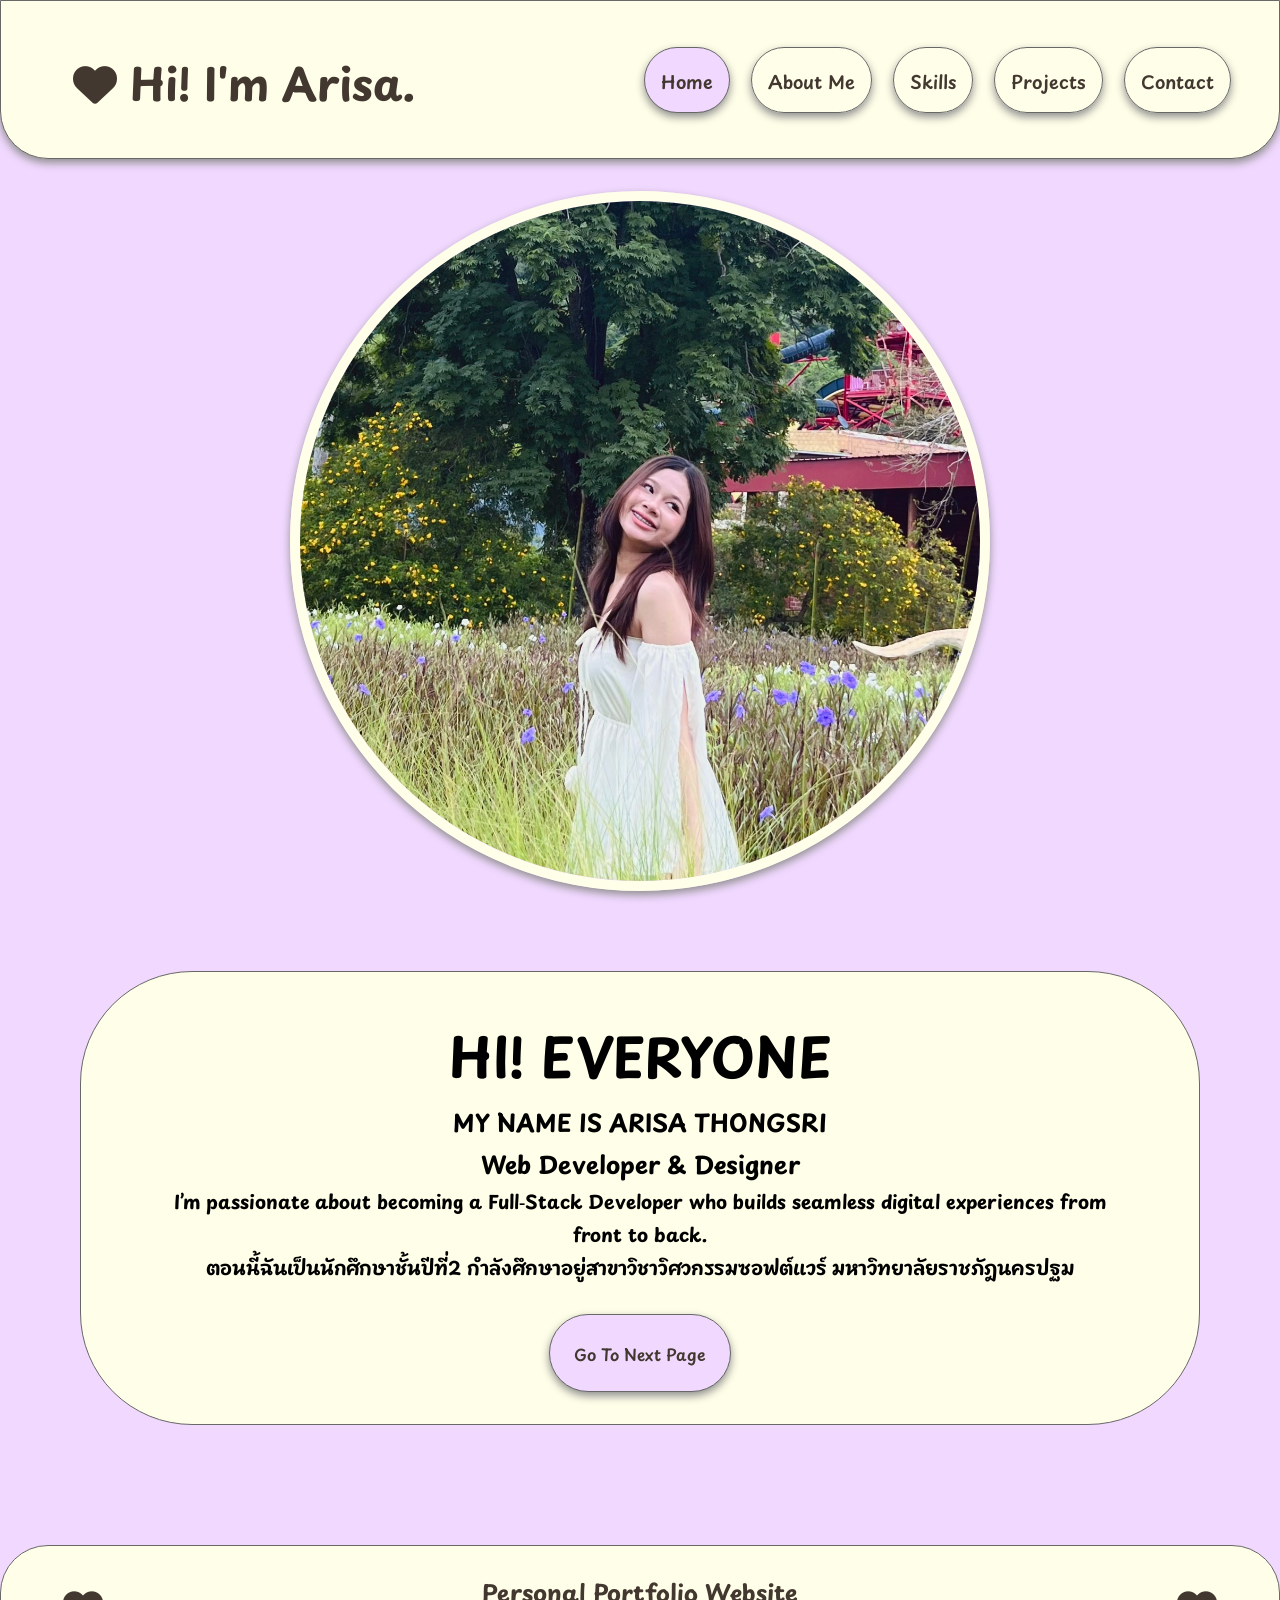
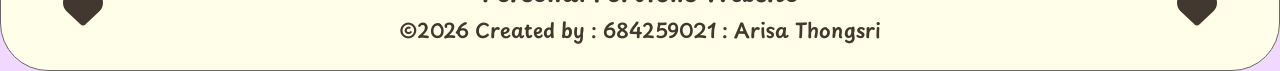
<file: index.html>
<!DOCTYPE html>
<html lang="en">

<head>
    <meta charset="UTF-8">
    <meta name="viewport" content="width=device-width, initial-scale=1.0">
    <title>Personal Portfolio Website</title>
    <!-- Font Awesome Icons -->
    <link rel="stylesheet" href="https://cdnjs.cloudflare.com/ajax/libs/font-awesome/6.7.2/css/all.min.css">
    <!-- external css -->
    <link rel="stylesheet" href="css/index.css">
    <link rel="stylesheet" href="css/style.css">
    <!-- Google font -->
    <link rel="preconnect" href="https://fonts.googleapis.com">
    <link rel="preconnect" href="https://fonts.gstatic.com" crossorigin>
    <link href="https://fonts.googleapis.com/css2?family=Playpen+Sans+Thai:wght@600&display=swap" rel="stylesheet">
</head>

<body>
    <!--=============Header Section============== -->
    <header class="header">
        <div class="header-content">
            <div class="header-logo">
                <h1><i class="fa-solid fa-heart"></i> Hi! I'm Arisa.</h1>
            </div>

            <div class="nav">
                <a href="index.html" class="select-page">Home</a>
                <a href="about_me.html">About Me</a>
                <a href="skills.html">Skills</a>
                <a href="project.html">Projects</a>
                <a href="contact.html">Contact</a>
            </div>
        </div>
    </header>

    <!-- =================Main Section================== -->
    <main class="container">
        <div class="home-page">
            <section class="profile-img">
                <img src="image/me-img.jpg" alt="My picture">
            </section>
            <section class="profile-text">
                <div class="title-text">
                    <h1>HI! EVERYONE</h1>
                </div>
                <div class="present-text">
                    <h2>MY NAME IS ARISA THONGSRI</h2>
                    <h2>Web Developer & Designer</h2>
                    <h3>I’m passionate about becoming a Full‑Stack Developer who builds seamless digital experiences
                        from front to back.</h3>
                    <h3>ตอนนี้ฉันเป็นนักศึกษาชั้นปีที่2 กำลังศึกษาอยู่สาขาวิชาวิศวกรรมซอฟต์แวร์ มหาวิทยาลัยราชภัฎนครปฐม
                    </h3>
                </div>
                <div class="next-page-index">
                    <a href="about_me.html">Go To Next Page</a>
                </div>
            </section>
        </div>

    </main>

    <!-- ====================Footer====================== -->
    <footer class="footer">
        <div class="footer-grid">
            <i class="fa-solid fa-heart"></i>
            <article>
                <h3>Personal Portfolio Website</h3>
                <p>&copy;2026 Created by : 684259021 : Arisa Thongsri</p>
            </article>
            <i class="fa-solid fa-heart"></i>
        </div>

    </footer>
</body>

</html>
</file>
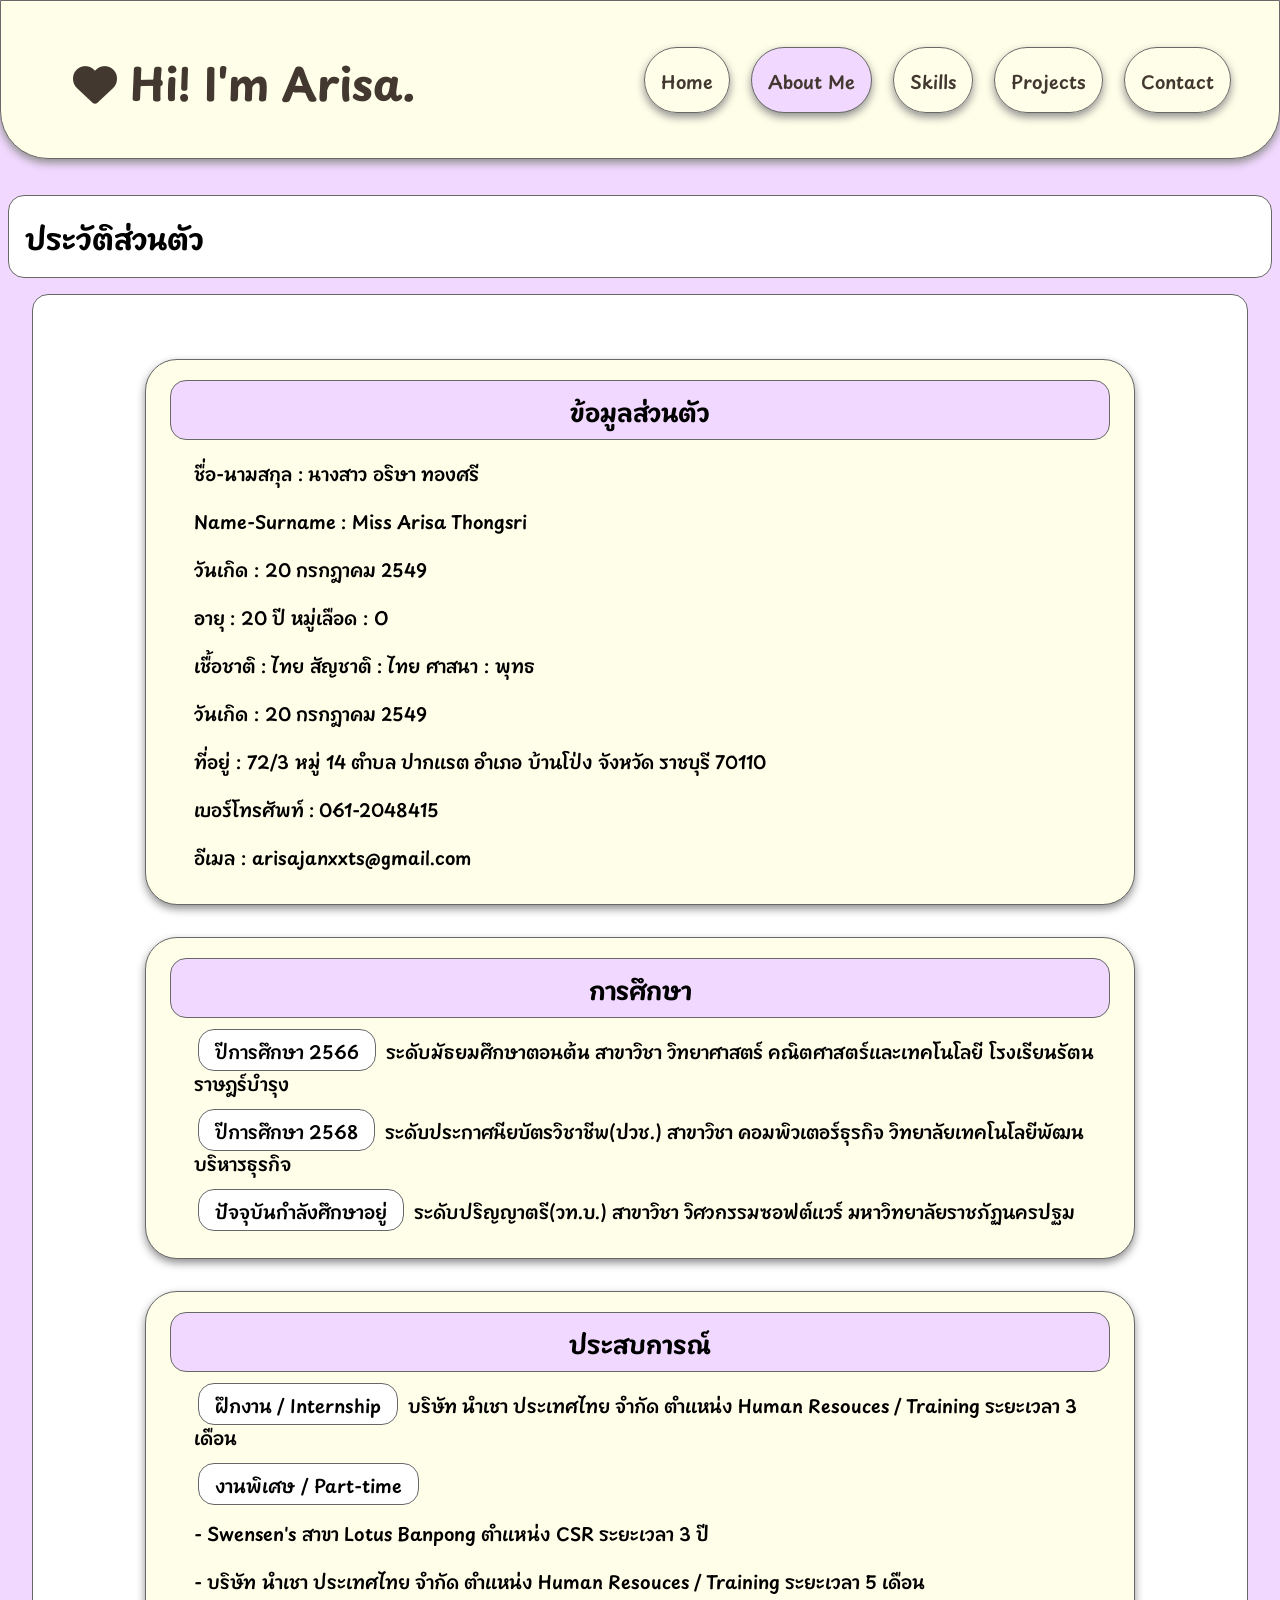
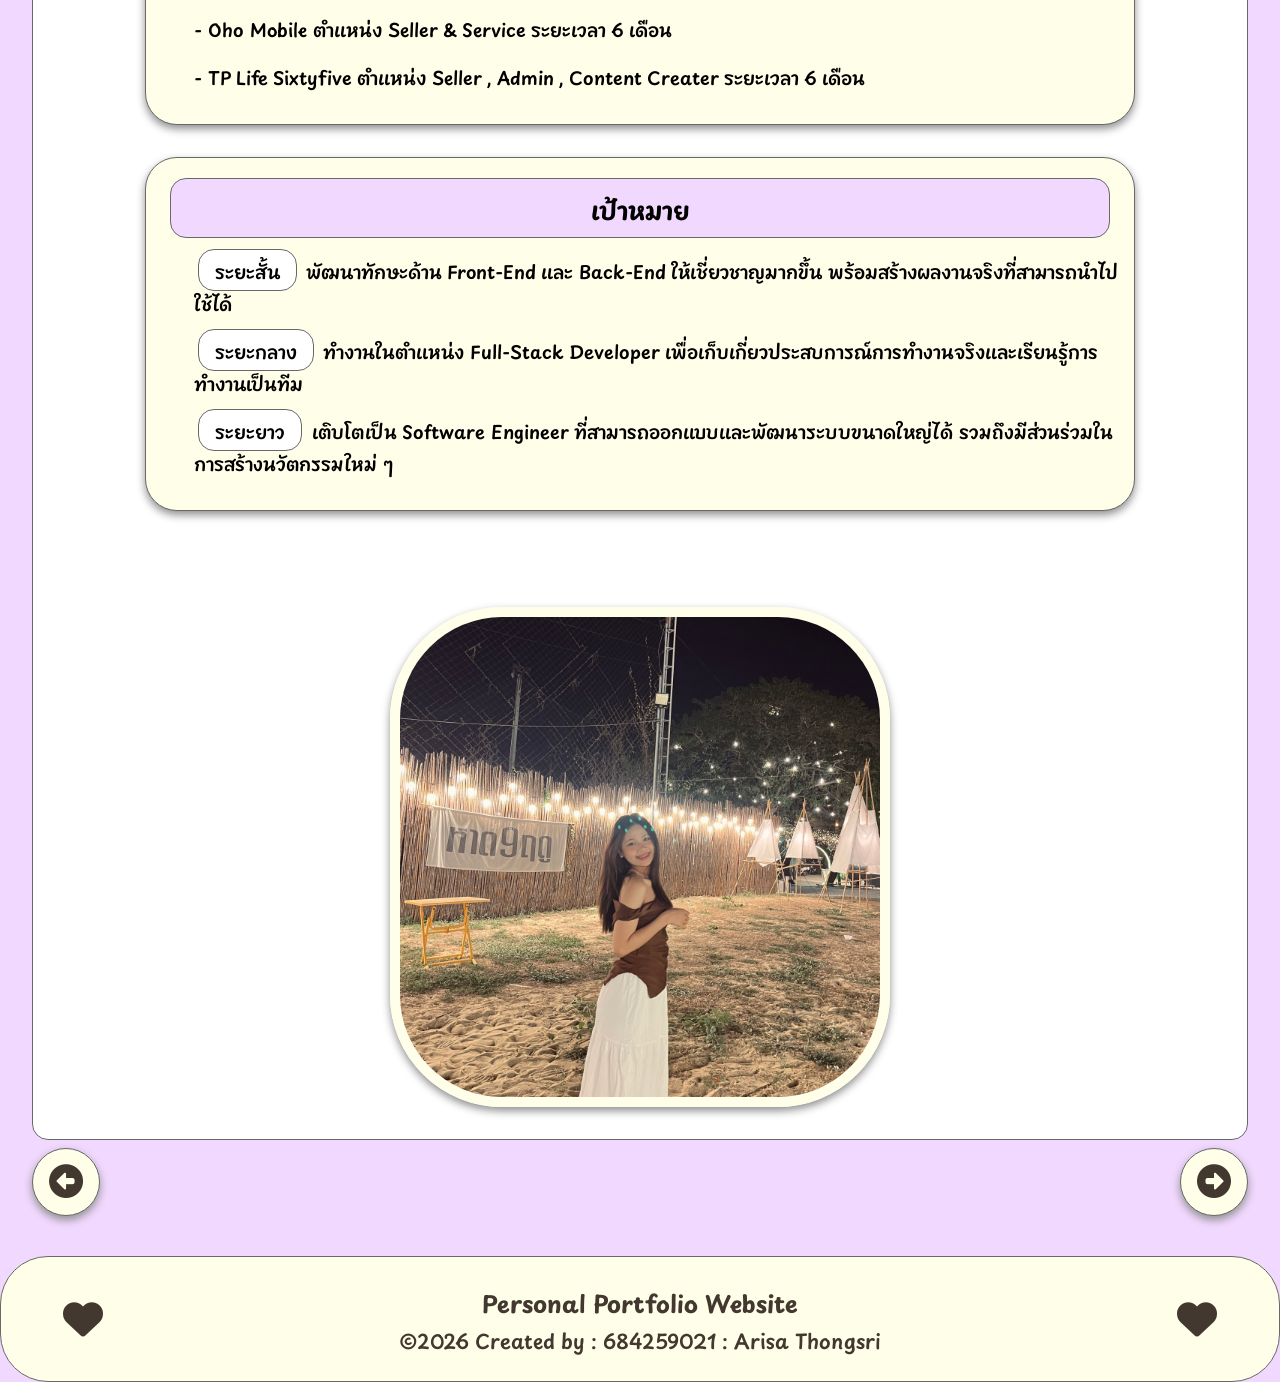
<file: about_me.html>
<!DOCTYPE html>
<html lang="en">

<head>
    <meta charset="UTF-8">
    <meta name="viewport" content="width=device-width, initial-scale=1.0">
    <title>Personal Portfolio Website</title>
    <!-- Font Awesome Icons -->
    <link rel="stylesheet" href="https://cdnjs.cloudflare.com/ajax/libs/font-awesome/6.7.2/css/all.min.css">
    <!-- external css -->
    <link rel="stylesheet" href="css/about_me.css">
    <link rel="stylesheet" href="css/style.css">
    <!-- Google font -->
    <link rel="preconnect" href="https://fonts.googleapis.com">
    <link rel="preconnect" href="https://fonts.gstatic.com" crossorigin>
    <link href="https://fonts.googleapis.com/css2?family=Playpen+Sans+Thai:wght@600&display=swap" rel="stylesheet">
</head>

<body>
    <!--=============Header Section============== -->
    <header class="header">
        <div class="header-content">
            <div class="header-logo">
                <h1><i class="fa-solid fa-heart"></i> Hi! I'm Arisa.</h1>
            </div>

            <div class="nav">
                <a href="index.html">Home</a>
                <a href="about_me.html" class="select-page">About Me</a>
                <a href="skills.html">Skills</a>
                <a href="project.html">Projects</a>
                <a href="contact.html">Contact</a>
            </div>
        </div>
    </header>

    <!-- =================Main Section================== -->
    <main class="container">
        <!-- ------หัวข้อเพจ----- -->
        <h2 class="page-title">ประวัติส่วนตัว</h2>
        <!-- ----เนื้อหา ---->
        <div class="about-page">
            <section class="about-info">

                <!-- ประวัติส่วนตัว -->
                <div class="personal-info">
                    <h3>ข้อมูลส่วนตัว</h3>
                    <ul>
                        <li>ชื่อ-นามสกุล : นางสาว อริษา ทองศรี</li>
                        <li>Name-Surname : Miss Arisa Thongsri</li>
                        <li>วันเกิด : 20 กรกฎาคม 2549</li>
                        <li>อายุ : 20 ปี หมู่เลือด : O</li>
                        <li>เชื้อชาติ : ไทย สัญชาติ : ไทย ศาสนา : พุทธ </li>
                        <li>วันเกิด : 20 กรกฎาคม 2549</li>
                        <li>ที่อยู่ : 72/3 หมู่ 14 ตำบล ปากแรต อำเภอ บ้านโป่ง จังหวัด ราชบุรี 70110</li>
                        <li>เบอร์โทรศัพท์ : 061-2048415</li>
                        <li>อีเมล : arisajanxxts@gmail.com</li>
                    </ul>
                </div>

                <!-- การศึกษา -->
                <div class="education">
                    <h3>การศึกษา</h3>
                    <ol>
                        <li><span class="title-info-about">ปีการศึกษา 2566</span> ระดับมัธยมศึกษาตอนต้น สาขาวิชา
                            วิทยาศาสตร์ คณิตศาสตร์และเทคโนโลยี
                            โรงเรียนรัตนราษฎร์บำรุง</li>
                        <li><span class="title-info-about">ปีการศึกษา 2568</span> ระดับประกาศนียบัตรวิชาชีพ(ปวช.)
                            สาขาวิชา คอมพิวเตอร์ธุรกิจ
                            วิทยาลัยเทคโนโลยีพัฒนบริหารธุรกิจ</li>
                        <li><span class="title-info-about">ปัจจุบันกำลังศึกษาอยู่</span> ระดับปริญญาตรี(วท.บ.) สาขาวิชา
                            วิศวกรรมซอฟต์แวร์
                            มหาวิทยาลัยราชภัฏนครปฐม
                        </li>
                    </ol>
                </div>

                <!-- ประสบการณ์ -->
                <div class="experience">
                    <h3>ประสบการณ์</h3>
                    <ul>
                        <li><span class="title-info-about">ฝึกงาน / Internship</span> บริษัท นำเชา ประเทศไทย จำกัด
                            ตำแหน่ง Human Resouces / Training
                            ระยะเวลา 3 เดือน</li>
                        <li><span class="title-info-about">งานพิเศษ / Part-time</span>
                        <li> - Swensen's สาขา Lotus Banpong ตำแหน่ง CSR ระยะเวลา 3 ปี</li>
                        <li> - บริษัท นำเชา ประเทศไทย จำกัด ตำแหน่ง Human Resouces / Training ระยะเวลา 5 เดือน</li>
                        <li> - Oho Mobile ตำแหน่ง Seller & Service ระยะเวลา 6 เดือน</li>
                        <li> - TP Life Sixtyfive ตำแหน่ง Seller , Admin , Content Creater ระยะเวลา 6 เดือน</li>
                        </li>
                    </ul>
                </div>

                <!-- เป้าหมาย -->
                <div class="goals">
                    <h3>เป้าหมาย</h3>
                    <ul>
                        <li><span class="title-info-about">ระยะสั้น</span> พัฒนาทักษะด้าน Front-End และ Back-End
                            ให้เชี่ยวชาญมากขึ้น
                            พร้อมสร้างผลงานจริงที่สามารถนำไปใช้ได้</li>
                        <li><span class="title-info-about">ระยะกลาง</span> ทำงานในตำแหน่ง Full-Stack Developer
                            เพื่อเก็บเกี่ยวประสบการณ์การทำงานจริงและเรียนรู้การทำงานเป็นทีม</li>
                        <li><span class="title-info-about">ระยะยาว</span> เติบโตเป็น Software Engineer
                            ที่สามารถออกแบบและพัฒนาระบบขนาดใหญ่ได้ รวมถึงมีส่วนร่วมในการสร้างนวัตกรรมใหม่ ๆ</li>
                    </ul>
                </div>
            </section>
            <section class="about-img">
                <img src="image/me-01.jpg" alt="my img about me">
            </section>

        </div>
        <article class="btn-page">
            <div class="before-page">
                <a href="index.html"><i class="fa-solid fa-circle-left"></i></a>
            </div>
            <div class="next-page">
                <a href="skills.html"><i class="fa-solid fa-circle-right"></i></a>
            </div>
        </article>
    </main>

    <!-- ====================Footer====================== -->
    <footer class="footer">
        <div class="footer-grid">
            <i class="fa-solid fa-heart"></i>
            <article>
                <h3>Personal Portfolio Website</h3>
                <p>&copy;2026 Created by : 684259021 : Arisa Thongsri</p>
            </article>
            <i class="fa-solid fa-heart"></i>
        </div>

    </footer>
</body>

</html>
</file>
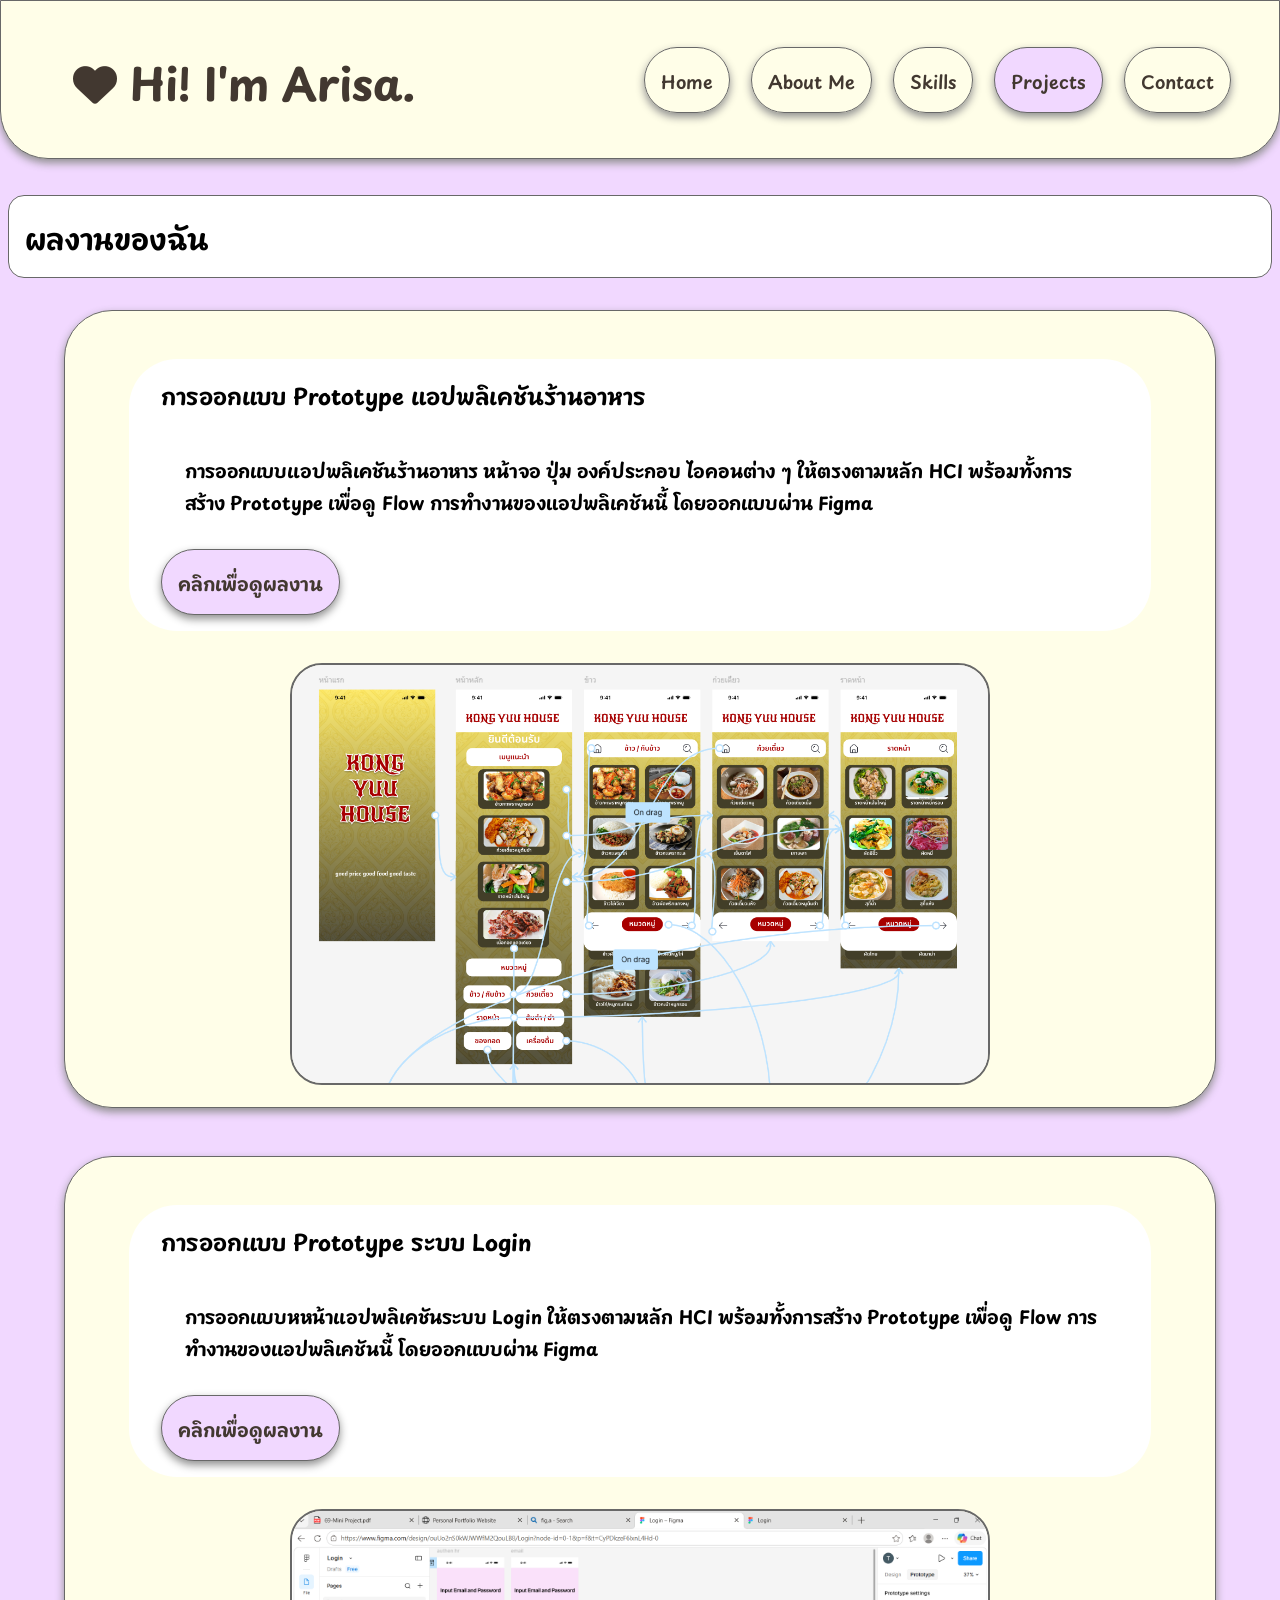
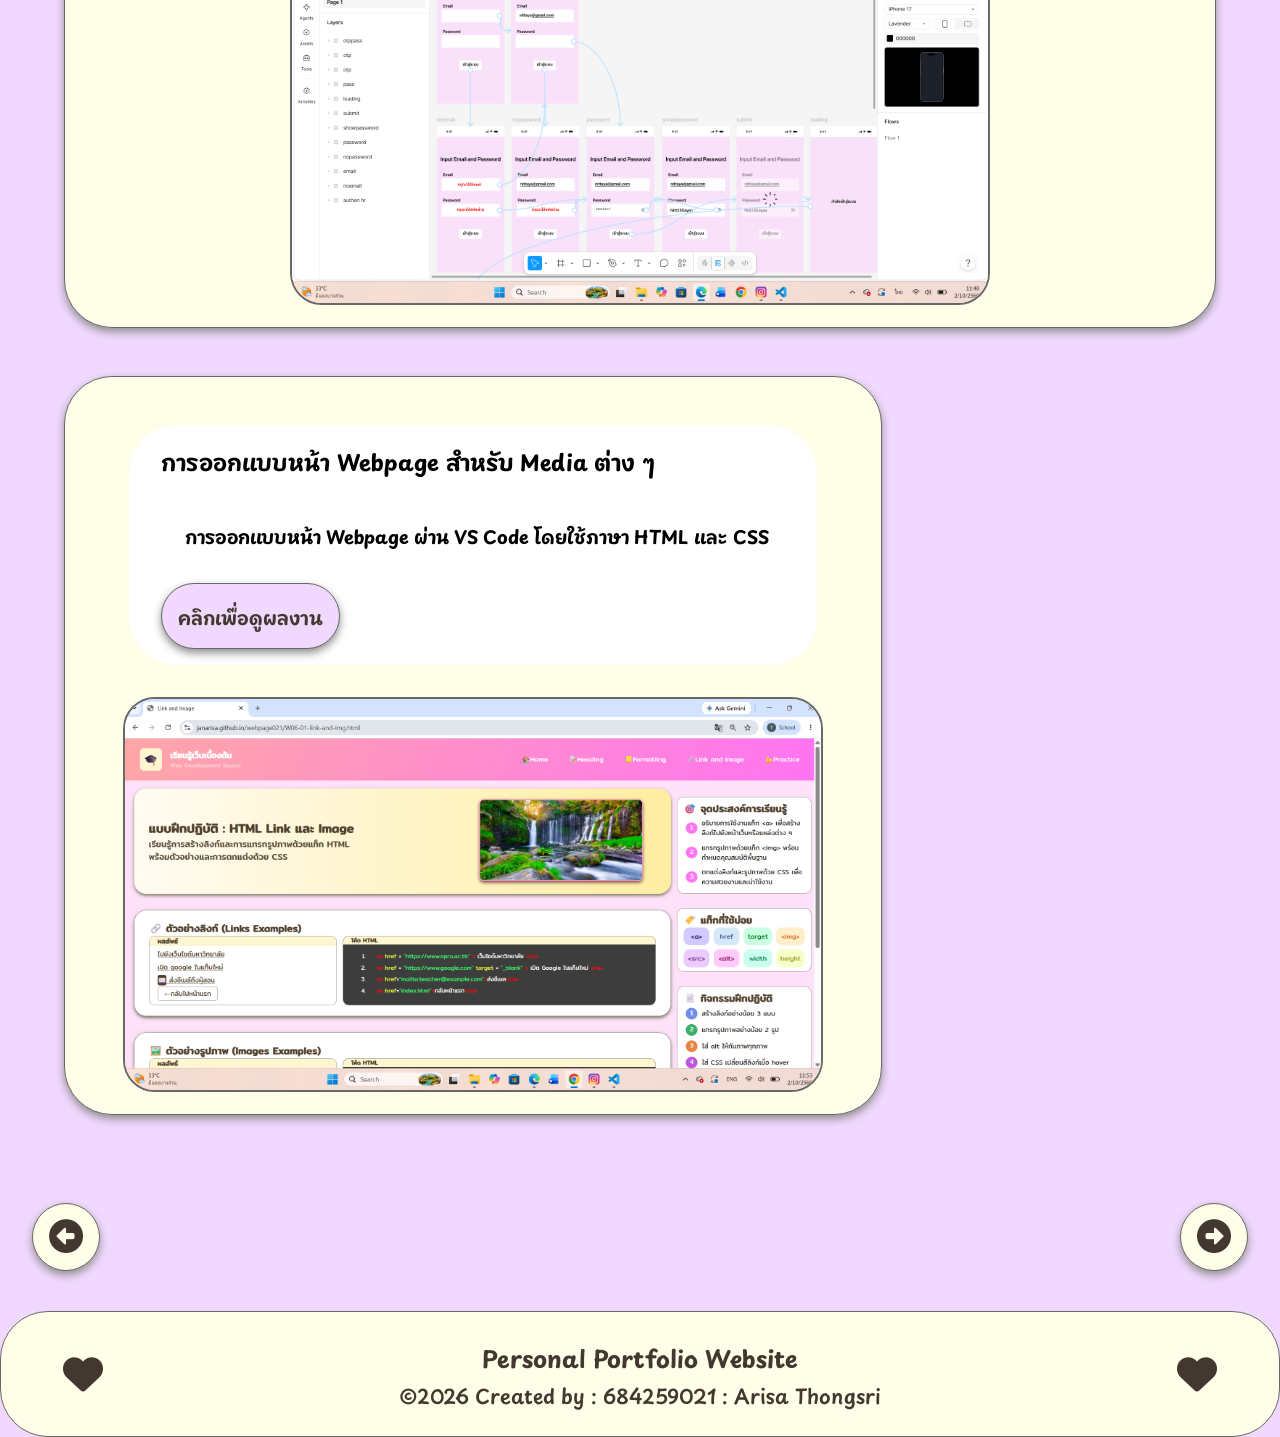
<file: project.html>
<!DOCTYPE html>
<html lang="en">

<head>
    <meta charset="UTF-8">
    <meta name="viewport" content="width=device-width, initial-scale=1.0">
    <title>Personal Portfolio Website</title>
    <!-- Font Awesome Icons -->
    <link rel="stylesheet" href="https://cdnjs.cloudflare.com/ajax/libs/font-awesome/6.7.2/css/all.min.css">
    <!-- external css -->
    <link rel="stylesheet" href="css/project.css">
    <link rel="stylesheet" href="css/style.css">
    <!-- Google font -->
    <link rel="preconnect" href="https://fonts.googleapis.com">
    <link rel="preconnect" href="https://fonts.gstatic.com" crossorigin>
    <link href="https://fonts.googleapis.com/css2?family=Playpen+Sans+Thai:wght@600&display=swap" rel="stylesheet">
</head>

<body>
    <!--=============Header Section============== -->
    <header class="header">
        <div class="header-content">
            <div class="header-logo">
                <h1><i class="fa-solid fa-heart"></i> Hi! I'm Arisa.</h1>
            </div>

            <div class="nav">
                <a href="index.html">Home</a>
                <a href="about_me.html">About Me</a>
                <a href="skills.html">Skills</a>
                <a href="project.html" class="select-page">Projects</a>
                <a href="contact.html">Contact</a>
            </div>
        </div>
    </header>

    <!-- =================Main Section================== -->
    <main class="container">
        <!-- ------หัวข้อเพจ----- -->
        <h2 class="page-title">ผลงานของฉัน</h2>
        <!-- ----เนื้อหา ---->
        <div class="main">
            <section class="card">
                <div class="card-text">
                    <div class="card-title">การออกแบบ Prototype แอปพลิเคชันร้านอาหาร</div>
                    <p>การออกแบบแอปพลิเคชันร้านอาหาร หน้าจอ ปุ่ม องค์ประกอบ ไอคอนต่าง ๆ ให้ตรงตามหลัก HCI พร้อมทั้งการสร้าง Prototype เพื่อดู Flow การทำงานของแอปพลิเคชันนี้ โดยออกแบบผ่าน Figma</p>
                    <a href="https://www.figma.com/design/v3zRZyub6ZQHkousYg8lbG/%E0%B8%A3%E0%B9%89%E0%B8%B2%E0%B8%99%E0%B8%AD%E0%B8%B2%E0%B8%AB%E0%B8%B2%E0%B8%A3-Prototype?t=CyPDkzeF6IxnL4Hd-1">คลิกเพื่อดูผลงาน</a>
                </div>
                <div class="card-img">
                    <img src="image/prototype-resturant.png" alt="prototype-resturant">
                </div>
            </section>
            <section class="card">
                <div class="card-text">
                    <div class="card-title">การออกแบบ Prototype ระบบ Login</div>
                    <p>การออกแบบหหน้าแอปพลิเคชันระบบ Login ให้ตรงตามหลัก HCI พร้อมทั้งการสร้าง Prototype เพื่อดู Flow การทำงานของแอปพลิเคชันนี้ โดยออกแบบผ่าน Figma</p>
                    <a href="https://www.figma.com/design/ouUo2nS0kWJWWfM2QouLB8/Login?t=CyPDkzeF6IxnL4Hd-1">คลิกเพื่อดูผลงาน</a>
                </div>
                <div class="card-img">
                    <img src="image/prototype-login.png" alt="prototype-login">
                </div>
            </section>
            <section class="card">
                <div class="card-text">
                    <div class="card-title">การออกแบบหน้า Webpage สำหรับ Media ต่าง ๆ</div>
                    <p>การออกแบบหน้า Webpage ผ่าน VS Code โดยใช้ภาษา HTML และ CSS</p>
                    <a href="https://janarisa.github.io/webpage021/W06-01-link-and-img.html">คลิกเพื่อดูผลงาน</a>
                </div>
                <div class="card-img">
                    <img src="image/webpage.png" alt="webpage">
                </div>
            </section>
        </div>


        
        <article class="btn-page">
            <div class="before-page">
                <a href="skills.html"><i class="fa-solid fa-circle-left"></i></a>
            </div>
            <div class="next-page">
                <a href="contact.html"><i class="fa-solid fa-circle-right"></i></a>
            </div>
        </article>
    </main>

    <!-- ====================Footer====================== -->
    <footer class="footer">
        <div class="footer-grid">
            <i class="fa-solid fa-heart"></i>
            <article>
                <h3>Personal Portfolio Website</h3>
                <p>&copy;2026 Created by : 684259021 : Arisa Thongsri</p>
            </article>
            <i class="fa-solid fa-heart"></i>
        </div>
        
    </footer>
</body>

</html>
</file>
<file: css/index.css>
/* Home Page */
.home-page {
    display: grid;
    grid-template-columns: 1fr 1fr;
    gap: 1.5rem;
    margin: 0 auto;
    max-width: 100%;
}

.profile-img {
    display: flex;
    justify-content: center;
    align-items: center;
    text-align: center;
}

.profile-img img {
    max-width: 700px;
    max-height: 700px;

    border: var(--border-img);
    border-radius: 50%;
    box-shadow: var(--shadow-color);

    object-fit: cover;
}

.profile-text {
    background-color: var(--background-header-color);
    border: var(--border-color);

    border-radius: 7rem;
    margin: 5rem;
    max-width: 100%;

    padding: 2rem;
    text-align: center;
    align-items: center;
}

.title-text {
    font-size: 36px;
    font-weight: bold;
    text-align: center;

}

.present-text {
    padding: 0 3rem;
    margin-bottom: 2rem;
}

.next-page-index a {
    text-decoration: none;

    color: var(--text-primary-color);
    background-color: var(--background-color);
    padding: 1.5rem;

    text-align: center;
    align-items: center;

    border: var(--border-color);
    box-shadow: var(--shadow-color);
    border-radius: 999px;

    display: inline-flex;
    transition: transform 0.5s;
}

.next-page-index a:hover {
    transform: translateY(-10px);
    background-color: var(--background-footer-color);
}


/* ---------------------------------
            Responsive
---------------------------------- */
@media (max-width:1280px) {
    .home-page {
        display: inline-block;
    }
}

@media (max-width:768px) {
    .profile-img img {
        max-width: 500px;
        max-height: 500px;
    }
}

@media (max-width:576px) {
    .profile-img img {
        max-width: 300px;
        max-height: 300px;
    }

    .title-text {
        font-size: 16px;
    }

    .present-text {
        font-size: 14px;
    }
}
</file>
<file: css/style.css>
* {
    margin: 0;
    padding: 0;
    box-sizing: border-box;
}

body {
    font-family: "Playpen Sans Thai", cursive;
    font-optical-sizing: auto;
    font-weight: 600;
    font-style: normal;

    background-color: var(--background-color);
}

html {
    scroll-behavior: smooth;
}

.container {
    width: 100%;
    margin: 0;
    padding: 2rem 0;
    overflow: hidden;
}

/* --------------color------------- */
:root {
    /* text color */
    --text-primary-color: #423830;
    --text-secondary-color: #100535;
    --text-white-color: #ffffff;
    --text-mute-color: #7e726a;

    /* background color */
    --background-color: #f1d8ff;
    --background-header-color: #fffee8;
    --background-footer-color: #9b5ab4;

    /* shadow color */
    --shadow-color: 0 4px 8px #8f8f8f;

    /* border color */
    --border-color: 1px solid #686868;
    --border-img: 10px solid #fffee8;
    --border-icon-img: 2px solid #686868;
}


/* --------------------------------------
            Header Section
----------------------------------------- */
header {
    color: var(--text-primary-color);
    background-color: var(--background-header-color);
    padding: 2rem;

    border: var(--border-color);
    border-bottom-left-radius: 3rem;
    border-bottom-right-radius: 3rem;
    box-shadow: var(--shadow-color);
}

.header-content {
    display: flex;
    justify-content: space-between;
    align-items: center;
}

.header-logo {
    padding-left: 2rem;
    margin: 0.5rem;
    font-weight: bold;
    font-size: 22px;
}


/* ------------nav bar----------- */
.nav a {
    text-decoration: none;
    color: var(--text-primary-color);

    font-size: 18px;
    padding: 1rem;
    margin-right: 1rem;

    text-align: center;
    align-items: center;

    border: var(--border-color);
    box-shadow: var(--shadow-color);
    border-radius: 999px;

    display: inline-block;
    transition: transform 0.5s;
}

.nav a:hover {
    transform: translateY(-10px);
    background-color: var(--background-color);
}

.select-page {
    background-color: var(--background-color);
}

/* ============================================== */

/* --------------------------------------
            Main Section
----------------------------------------- */

/* For Every Page */
.page-title {
    align-items: center;
    padding: 1rem;
    font-size: 28px;
    font-weight: bold;

    border: var(--border-color);
    background-color: var(--text-white-color);
    margin: 0.25rem 0.5rem;
    border-radius: 1rem;
    margin-bottom: 1rem;
}

.btn-page {
    display: flex;
    gap: 2rem;
    justify-content: space-between;
    padding: 0.5rem 2rem 0;
}

.next-page a {
    text-decoration: none;
    font-size: 34px;

    color: var(--text-primary-color);
    background-color: var(--background-header-color);
    padding: 1rem;

    text-align: center;
    align-items: center;

    border: var(--border-color);
    box-shadow: var(--shadow-color);
    border-radius: 999px;

    display: inline-flex;
    transition: transform 0.5s;
}

.next-page a:hover {
    transform: translateY(-10px);
}

.before-page a {
    text-decoration: none;
    font-size: 34px;

    color: var(--text-primary-color);
    background-color: var(--background-header-color);
    padding: 1rem;

    text-align: center;
    align-items: center;

    border: var(--border-color);
    box-shadow: var(--shadow-color);
    border-radius: 999px;

    display: inline-flex;
    transition: transform 0.5s;
}

.before-page a:hover {
    transform: translateY(-10px);
}

/* --------------------------------------
            Footer Section
----------------------------------------- */
.footer {
    font-size: 20px;
    align-items: center;
    text-align: center;

    color: var(--text-primary-color);
    background-color: var(--background-header-color);
    padding: 1.5rem;
    margin-top: 0.5rem;

    border: var(--border-color);
    border-radius: 3rem;
}

.footer-grid {
    display: grid;
    grid-template-columns: 1fr 8fr 1fr;
    gap: 2rem;
    align-items: center;
}

.footer-grid i {
    font-size: 40px;
}

@media (max-width:768px) {
    header {
        display: inline-flex;
    }
}

@media (max-width:576px) {
    body {
        font-size: 12px;
    }

    .header-logo {
        font-size: 18px;
    }

    .page-title {
        font-size: 18px;
    }
}
</file>
<file: css/about_me.css>
/* About Page */
.about-page {
    display: grid;
    grid-template-columns: 3fr 2fr;
    gap: 1rem;

    border: var(--border-color);
    border-radius: 1rem;
    margin: 0 2rem;
    background-color: var(--text-white-color);
}

.about-img {
    display: flex;
    justify-content: center;
    align-items: top;
    text-align: center;
    padding-top: 4rem;
}

.about-page img {
    max-width: 700px;
    max-height: 700px;

    border: var(--border-img);
    border-radius: 7rem;
    box-shadow: var(--shadow-color);

    object-fit: cover;
}

.about-info li {
    list-style: none;
    margin-left: 2rem;
    font-size: 18px;
    padding-bottom: 1rem;
}

.personal-info,
.education,
.experience,
.goals {
    background-color: var(--background-header-color);
    border: var(--border-color);
    border-radius: 2rem;
    box-shadow: var(--shadow-color);

    margin: 2rem 5rem;
    padding: 1rem;
}

.personal-info h3,
.education h3,
.experience h3,
.goals h3 {
    font-weight: bold;
    font-size: 24px;
    text-align: center;

    border: var(--border-color);
    background-color: var(--background-color);
    padding: 0.5rem;
    margin: 0.25rem 0.5rem;
    border-radius: 1rem;
    margin-bottom: 1rem;
}

.title-info-about {
    border: var(--border-color);
    background-color: var(--text-white-color);
    padding: 0.25rem 1rem;
    margin: 0.25rem;
    border-radius: 1rem;

}

/* ---------------------------------
            Responsive
---------------------------------- */
@media (max-width:1280px) {
    .about-page {
        display: inline-block;
        padding: 2rem
    }

    .about-page img {
        max-width: 500px;
        max-height: 500px;
    }
}

@media (max-width:576px) {
    .about-page img {
        max-width: 300px;
        max-height: 300px;
    }

    .about-page {
        padding: 1rem;
        margin: 1rem;
    }
    .personal-info,
    .education,
    .experience,
    .goals {
        margin: 2rem 1rem;
    }
}
</file>
<file: css/project.css>
.main {
    padding: 1rem;
    margin: 1rem 5rem;
}

.card {
    display: grid;
    grid-template-columns: 1.5fr 1fr;
    gap: 1rem;


    border: var(--border-color);
    background-color: var(--background-header-color);
    padding: 1rem 2rem;
    margin: 0 2rem;
    border-radius: 3rem;
    box-shadow: var(--shadow-color);
}

.card-img {
    text-align: center;
}

.card-img img {
    max-width: 700px;
    object-fit: cover;

    border: var(--border-icon-img);
    border-radius: 2rem;
}

.card-text {
    background-color: var(--text-white-color);
    padding: 1rem 2rem;
    margin: 2rem;
    border-radius: 3rem;
    font-weight: bold;
    font-size: 18px;
}

.card-title {
    font-size: 22px;
    padding-bottom: 1rem;
}

.card-text a {
    text-decoration: none;

    color: var(--text-primary-color);
    background-color: var(--background-color);
    padding: 1rem;
    margin-top: 2rem;

    text-align: center;
    align-items: center;

    border: var(--border-color);
    box-shadow: var(--shadow-color);
    border-radius: 999px;

    display: inline-flex;
    transition: transform 0.5s;
}

.card-text a:hover {
    transform: translateY(-10px);
    background-color: var(--background-header-color);
}

.card-text p {
    padding: 1.5rem 1rem 0 1.5rem;
}

/* ---------------------------------
            Responsive
---------------------------------- */
@media (max-width:1280px) {
    .card {
        display: inline-block;
        margin-bottom: 3rem
    }

    .main {
        padding: 1rem;
        margin: 1rem;
    }
}

@media (max-width:768px) {
    .card-img img {
        max-width: 500px;
    }
}

@media (max-width:576px) {
    .card {
        padding: 1rem;
        margin: 1rem;
    }

    .card-img img {
        max-width: 300px;
    }
    .card-text {
    margin: 0.25rem;
}
}
</file>
